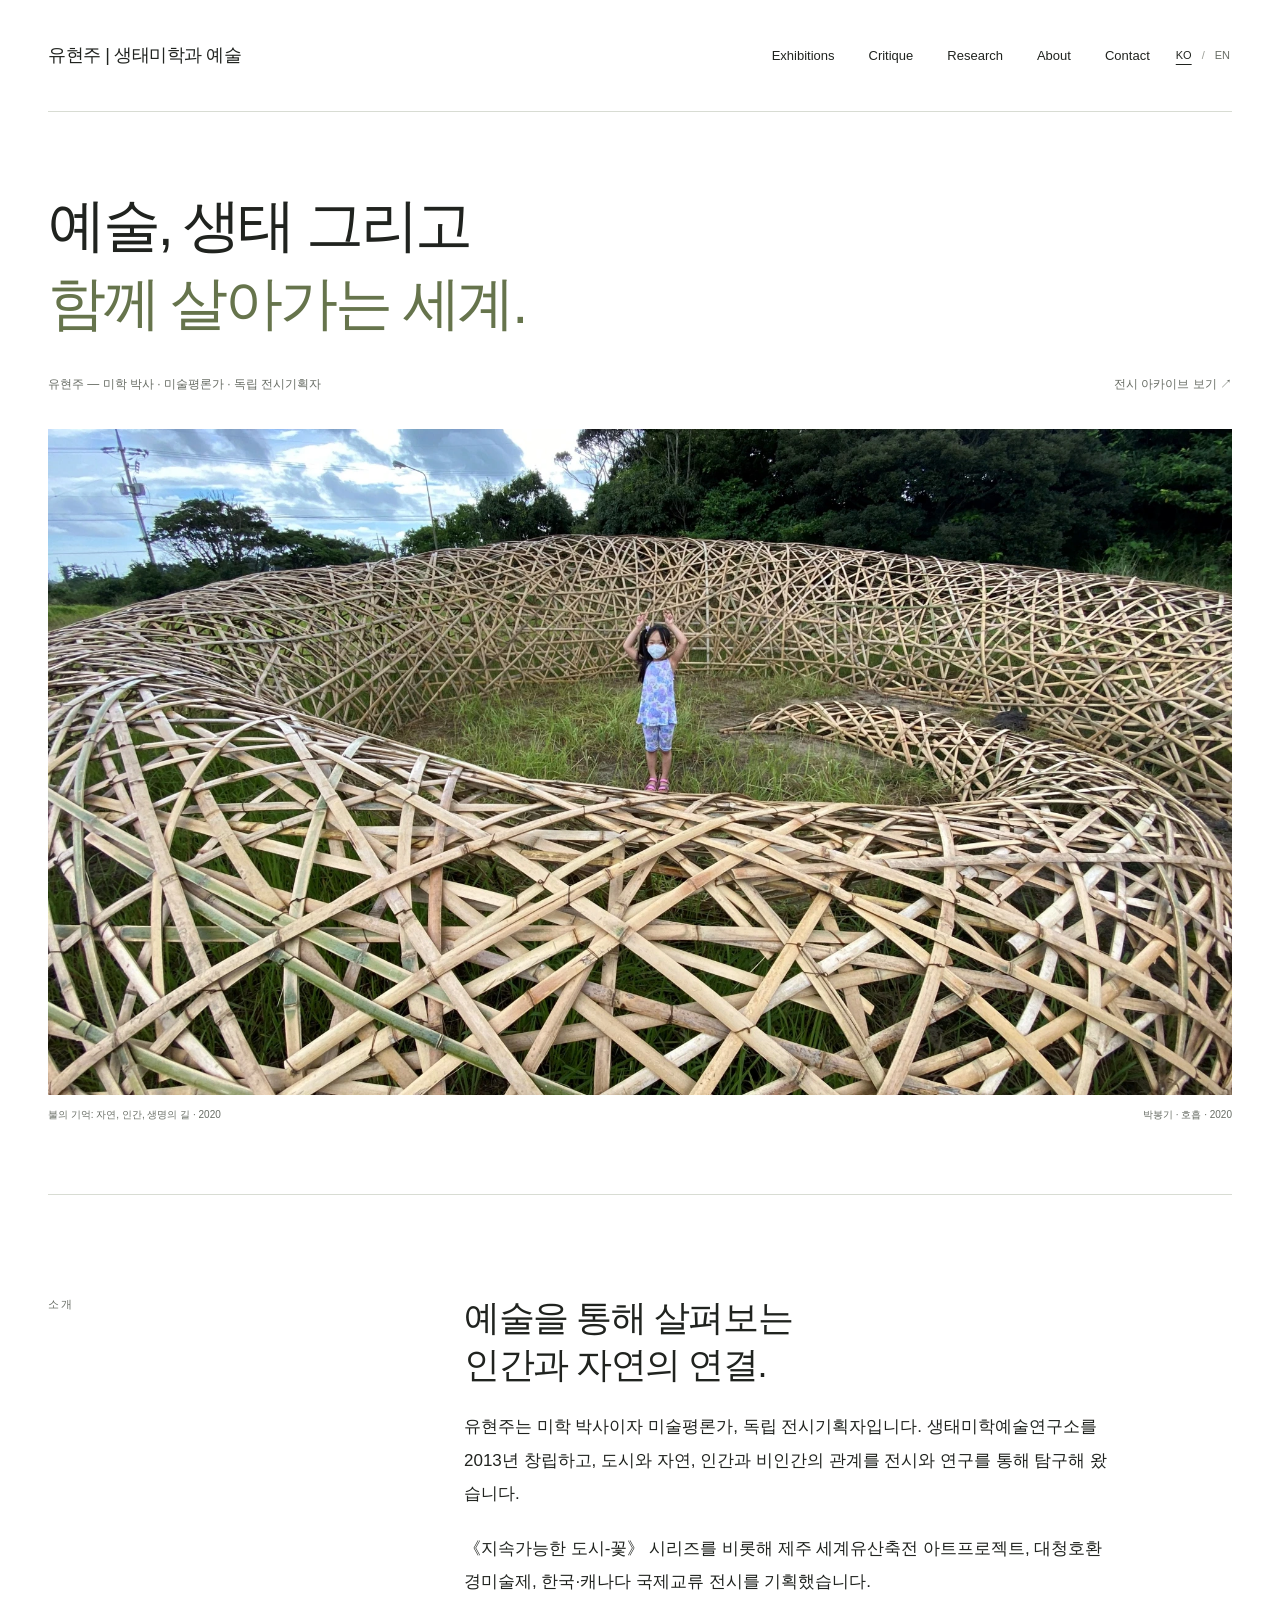
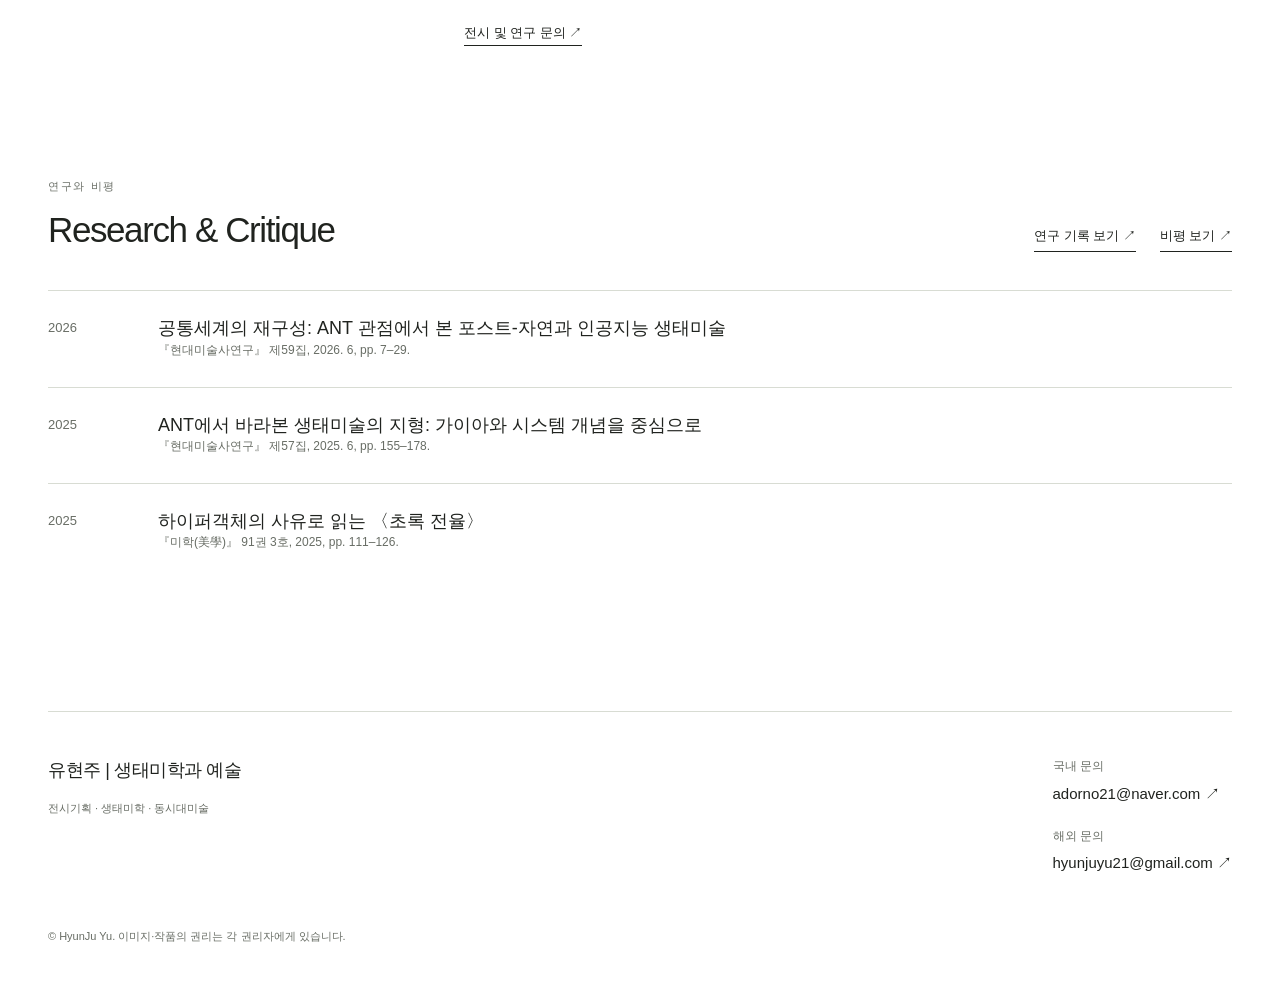
<file: index.html>
<!doctype html><html lang="ko">
<head>
<meta charset="utf-8">
<link rel="icon" href="images/favicon.svg" type="image/svg+xml">
<meta name="viewport" content="width=device-width, initial-scale=1">
<title>유현주 | 생태미학과 예술</title>
<meta name="description" content="유현주 미술평론가와 독립 전시기획자의 전시, 생태미학 연구 및 저술 아카이브.">
<link rel="stylesheet" href="css/common.css?v=20261109-1">
<link rel="stylesheet" href="css/style.css?v=20261109-1">
<link rel="stylesheet" href="css/responsive.css?v=20261109-1">
<script defer src="js/router.js?v=20261109-1"></script>
<script defer src="js/data.js?v=20261109-1"></script>
<script defer src="js/translations.js?v=20261109-1"></script>
<script defer src="js/i18n.js?v=20261109-1"></script>
<script defer src="js/main.js?v=20261109-1"></script>
<script defer src="js/exhibitions.js?v=20261109-1"></script>
</head>
<body><a class="skip" href="#main" data-i18n="skip">본문으로 건너뛰기</a>
<header class="site-header wrap"><a class="brand" href="index.html">유현주 | 생태미학과 예술</a><button class="menu-toggle" aria-expanded="false" aria-controls="navigation" data-i18n="menu">메뉴</button><nav id="navigation" aria-label="주 메뉴"><a href="index.html?page=exhibitions">Exhibitions</a><a href="index.html?page=critique">Critique</a><a href="index.html?page=research">Research</a><a href="index.html?page=about">About</a><a href="index.html?page=contact">Contact</a></nav><div class="language-switch" role="group" aria-label="언어 선택"><a href="?lang=ko" data-language="ko" lang="ko" aria-label="한국어">KO</a><span aria-hidden="true">/</span><a href="?lang=en" data-language="en" lang="en" aria-label="English">EN</a></div>
</header>
<main id="main">
<section class="intro wrap"><h1 data-i18n="hero">예술, 생태 그리고<br><span>함께 살아가는 세계.</span></h1><div class="intro-bottom"><p data-i18n="role">유현주 — 미학 박사 · 미술평론가 · 독립 전시기획자</p><a href="index.html?page=exhibitions" data-i18n="browse">전시 아카이브 보기 ↗</a></div>
</section><figure class="hero wrap"><img src="images/banner/main-banner.webp" width="1920" height="1080" alt="제주 야외에 원형으로 펼쳐진 박봉기의 설치작품 호흡"><figcaption><span data-i18n="bannerTitle">불의 기억: 자연, 인간, 생명의 길 · 2020</span><span data-i18n="bannerCredit">박봉기 · 호흡 · 2020</span></figcaption></figure>
<section class="section wrap about-section"><div class="about-layout"><p class="eyebrow" data-i18n="aboutCuratorLabel">소개</p><div><h2 data-i18n="aboutHeading">예술을 통해 살펴보는<br>인간과 자연의 연결.</h2><p class="body-copy" data-i18n="bio1">유현주는 미학 박사이자 미술평론가, 독립 전시기획자입니다. 생태미학예술연구소를 2013년 창립하고, 도시와 자연, 인간과 비인간의 관계를 전시와 연구를 통해 탐구해 왔습니다.</p><p class="body-copy" data-i18n="bio2">《지속가능한 도시-꽃》 시리즈를 비롯해 제주 세계유산축전 아트프로젝트, 대청호환경미술제, 한국·캐나다 국제교류 전시를 기획했습니다.</p><a class="text-link" href="index.html?page=contact" data-i18n="contact">전시 및 연구 문의 ↗</a></div></div>
</section>
<section class="section wrap"><div class="section-head"><div><p class="eyebrow" data-i18n="homeResearchLabel">연구와 비평</p><h2 data-i18n="homeResearchHeading">Research & Critique</h2></div><div class="section-links"><a class="text-link" href="index.html?page=research" data-i18n="viewResearch">연구 기록 보기 ↗</a><a class="text-link" href="index.html?page=critique" data-i18n="viewCritique">비평 보기 ↗</a></div></div><div data-research data-limit="3"></div>
</section>
<noscript><p class="wrap note">전시 목록·언어 전환을 이용하려면 JavaScript를 활성화해 주세요. Enable JavaScript for the archive and language switch. Contact: adorno21@naver.com</p></noscript>
</main>
<footer class="wrap"><div><a class="brand" href="index.html">유현주 | 생태미학과 예술</a><p data-i18n="footerPractice">전시기획 · 생태미학 · 동시대미술</p></div><div class="contact-emails"><div><p data-i18n="domesticEnquiries">국내 문의</p><a href="mailto:adorno21@naver.com">adorno21@naver.com ↗</a></div><div><p data-i18n="internationalEnquiries">해외 문의</p><a href="mailto:hyunjuyu21@gmail.com">hyunjuyu21@gmail.com ↗</a></div></div><small data-i18n="rights">© HyunJu Yu. 이미지·작품의 권리는 각 권리자에게 있습니다.</small>
</footer>
<template id="view-exhibitions">
<section class="section wrap page-start"><p class="eyebrow">EXHIBITION ARCHIVE</p><h1>Exhibitions<span class="count">09</span></h1><p class="lead" data-i18n="archiveIntro">주요 전시 기획</p><div class="filters"><label for="year" data-i18n="year">연도</label><select id="year"><option value="all" data-i18n="allYears">전체 연도</option></select><p id="result-count" role="status" aria-live="polite"></p></div><div class="grid" data-exhibitions></div><section class="archive-group" id="curatorialRecords"><h2 data-i18n="curatorialHeading">주요 전시 기획</h2><div data-collection="curatorialRecords"></div></section>
</section>
</template>
<template id="view-exhibition">
<article class="section wrap page-start" id="exhibition-detail"></article><dialog id="lightbox" aria-label="전시 이미지 크게 보기"><button class="close" aria-label="이미지 닫기" data-i18n="close">닫기 ×</button><img alt=""><p></p></dialog>
</template>
<template id="view-about">
<section class="section wrap page-start"><p class="eyebrow">HyunJu Yu</p><h1>About</h1><div class="about-layout"><p class="eyebrow" data-i18n="aboutCuratorLabel">소개</p><div><h2 data-i18n="aboutHeading">예술을 통해 살펴보는<br>인간과 자연의 연결.</h2><p class="body-copy" data-i18n="bio1">유현주는 미학 박사이자 미술평론가, 독립 전시기획자입니다. 생태미학예술연구소를 2013년 창립하고, 도시와 자연, 인간과 비인간의 관계를 전시와 연구를 통해 탐구해 왔습니다.</p><p class="body-copy" data-i18n="bio2">《지속가능한 도시-꽃》 시리즈를 비롯해 제주 세계유산축전 아트프로젝트, 대청호환경미술제, 한국·캐나다 국제교류 전시를 기획했습니다.</p><a class="text-link" href="index.html?page=contact" data-i18n="contact">전시 및 연구 문의 ↗</a></div></div><div class="credentials"><section class="profile-record"><h2 data-i18n="personalHeading">프로필</h2><dl class="profile-details"><dt data-i18n="profileLabel-name">성명</dt><dd><span data-i18n="profileValue-name">유현주 (HyunJu Yu)</span><small class="published-as">Also published as: Yu HyunJu, Yu Hyunju</small></dd><dt data-i18n="profileLabel-email">이메일</dt><dd data-i18n="profileValue-email">adorno21@naver.com / hyunjuyu21@gmail.com</dd><dt data-i18n="profileLabel-position">소속·직함</dt><dd data-i18n="profileValue-position">한남대학교 인문과학연구소 연구교수 · 생태미학예술연구소 소장 · 미술평론가 · 독립 전시기획자</dd><dt data-i18n="degreeLabel">학위</dt><dd data-i18n="degreeValue">미학 박사</dd><dt data-i18n="profileLabel-fields">연구 분야</dt><dd data-i18n="profileValue-fields">생태미학, 행위자-네트워크 이론(ANT), 신유물론</dd></dl></section><h2 data-i18n="educationHeading">학력</h2><p data-i18n="education-phd">2009　홍익대학교 미학과 박사 · 논문: 「아도르노 미학에서의 기술(Technik)」</p><p data-i18n="education-ma">1996　홍익대학교 미학과 석사</p><p data-i18n="education-ba">1991　한남대학교 영어영문학과 학사</p><h2 data-i18n="practiceHeading">주요 경력</h2><p data-i18n="resume-career-0">2023–2026　이응노미술관 연구소 연구위원 역임</p><p data-i18n="resume-career-1">2022.07–현재　한남대학교 인문과학연구소 연구교수</p><p data-i18n="resume-career-2">2013–현재　생태미학예술연구소 소장 (2013 창립)</p><h2 data-i18n="teachingHeading">강의 경력</h2><p data-i18n="practice-05">2023년 자료 기준 현재(1999.09~)　한남대학교 미술대학 강사</p><p data-i18n="practice-30">2017–2018　창원대학교 미술대학 대학원, 한남대학교 회화과 및 교양대학 강의</p><p data-i18n="practice-35">2014.09–12　공주대학교 미술교육과 강사</p><p data-i18n="practice-36">2013.09–2014.12　상명대학교 조형예술학부 강사</p><p data-i18n="practice-46">2009.09–2011.06　홍익대학교 예술학과 및 예술기획학과 대학원 강사</p><p data-i18n="practice-49">2004–2005　목원대학교 미술대학 겸임교수</p><small data-i18n="careerSource">현직·학력·주요 경력은 2026 국문 이력서 기준이며, 강의 경력은 기존 포트폴리오 기록을 함께 정리했습니다.</small></div>
</section>
</template>
<template id="view-research"><section class="section wrap page-start"><p class="eyebrow">TEXTS & IDEAS</p><h1>Research</h1><p class="lead" data-i18n="researchIntro">생태미학과 동시대미술을 잇는 연구·저술·학술활동.</p><nav class="archive-index" aria-label="Research sections"><a href="#videos" data-i18n="videosHeading">영상</a><a href="#seminars" data-i18n="seminarsHeading">세미나·학술행사</a><a href="#researchProjects" data-i18n="projectsHeading">연구·비평 사업</a><a href="#books" data-i18n="booksHeading">저서</a><a href="#papers" data-i18n="papersHeading">주요 논문</a></nav><section class="archive-group research-video" id="videos"><h2 data-i18n="videosHeading">영상</h2><article class="video-entry"><div class="video-frame"><iframe src="https://www.youtube-nocookie.com/embed/IdsJvhf70nA" title="국제 생태 예술 세미나 / International Ecological Art Seminar" loading="lazy" allow="accelerometer; autoplay; clipboard-write; encrypted-media; gyroscope; picture-in-picture; web-share" allowfullscreen referrerpolicy="strict-origin-when-cross-origin"></iframe></div><div class="video-caption"><div><h3 data-i18n="seminarVideoTitle">국제 생태 예술 세미나</h3><p>International Ecological Art Seminar · 28:22</p></div><a class="text-link" href="https://youtu.be/IdsJvhf70nA" target="_blank" rel="noopener noreferrer" data-i18n="watchVideo">YouTube에서 보기 ↗</a></div></article><article class="video-entry" id="arko-symposium-video"><div class="video-frame"><iframe src="https://www.youtube-nocookie.com/embed/u0A6w5t5I8g?start=373" title="온라인 국제 심포지엄 2021 아르코 융복합 페스티벌 《횡단하는 물질의 세계》 연계 행사 모더레이터" data-video-title="arkoSymposiumVideoTitle" loading="lazy" allow="accelerometer; autoplay; clipboard-write; encrypted-media; gyroscope; picture-in-picture; web-share" allowfullscreen referrerpolicy="strict-origin-when-cross-origin"></iframe></div><div class="video-caption"><div><h3 data-i18n="arkoSymposiumVideoTitle">온라인 국제 심포지엄 2021 아르코 융복합 페스티벌 《횡단하는 물질의 세계》 연계 행사 모더레이터</h3><p data-i18n="arkoSymposiumVideoMeta">2021 · 모더레이터 · 6분 13초부터 재생</p></div><a class="text-link" href="https://www.youtube.com/watch?v=u0A6w5t5I8g&amp;t=373s" target="_blank" rel="noopener noreferrer" data-i18n="watchVideo">YouTube에서 보기 ↗</a></div></article></section><section class="archive-group" id="seminars"><h2 data-i18n="seminarsHeading">세미나·학술행사</h2><div data-collection="seminars"></div></section><section class="archive-group" id="researchProjects"><h2 data-i18n="projectsHeading">연구·비평 사업</h2><div data-collection="researchProjects"></div></section><section class="archive-group" id="books"><h2 data-i18n="booksHeading">저서</h2><div data-collection="books"></div></section><section class="archive-group" id="papers"><h2 data-i18n="papersHeading">주요 논문</h2><div data-research></div></section><p class="archive-caption" data-i18n="referenceTitles">영문 제목은 참고용 번역입니다.</p></section></template>
<template id="view-reading"><article class="section wrap page-start reading-view" id="reading-view"></article></template>
<template id="view-critique"><section class="section wrap page-start"><p class="eyebrow">CRITICAL WRITING</p><h1>Critique</h1><p class="lead" data-i18n="critiqueIntro">주요 비평</p><div class="filters"><label for="critique-year" data-i18n="year">연도</label><select id="critique-year"><option value="all" data-i18n="allYears">전체 연도</option></select><p id="critique-count" role="status" aria-live="polite"></p></div><div class="critique-list" data-critiques></div></section></template>
<template id="view-contact"><section class="section wrap page-start contact-page"><p class="eyebrow" data-i18n="contactEyebrow">문의</p><h1>Contact</h1><p class="lead" data-i18n="contactIntro">전시 기획, 비평 및 연구 관련 문의를 받습니다.</p><div class="contact-emails"><div><p data-i18n="domesticEnquiries">국내 문의</p><a href="mailto:adorno21@naver.com">adorno21@naver.com ↗</a></div><div><p data-i18n="internationalEnquiries">해외 문의</p><a href="mailto:hyunjuyu21@gmail.com">hyunjuyu21@gmail.com ↗</a></div></div></section></template>
</body></html>
</file>
<file: css/common.css>
:root{--ink:#20231f;--muted:#686d65;--line:#d8dcd3;--accent:#66744c;--paper:#fff}*{box-sizing:border-box}html{scroll-behavior:smooth;scroll-padding-top:30px}body{margin:0;background:var(--paper);color:var(--ink);font-family:Arial,'Apple SD Gothic Neo','Malgun Gothic',sans-serif;font-size:15px;line-height:1.65}a{color:inherit;text-decoration:none}button,select{font:inherit;color:inherit}button,a,select{-webkit-tap-highlight-color:transparent}a:focus-visible,button:focus-visible,select:focus-visible{outline:2px solid var(--accent);outline-offset:5px}img{display:block;width:100%;height:auto}figure,h1,h2,h3,p{margin:0}button{cursor:pointer}h1,h2,h3{font-weight:400;line-height:1.3;word-break:keep-all}.wrap{width:calc(100% - 96px);max-width:1280px;margin-inline:auto}.eyebrow{font-size:11px;letter-spacing:.15em;margin-bottom:22px;color:var(--muted)}.skip{position:fixed;top:-100px;left:16px;background:white;padding:12px;z-index:100}.skip:focus{top:12px}.text-link{font-size:13px;border-bottom:1px solid var(--ink);padding-bottom:5px}.note{padding:24px;background:#f4f5f0;font-size:14px;margin-top:40px;color:#53594c}.lead{color:var(--muted);margin-top:24px}.body-copy{font-size:17px;line-height:1.95;max-width:650px;margin:22px 0}.section{padding-top:100px;padding-bottom:32px}.page-start{padding-top:70px;min-height:65vh}.page-start>h1{font-size:58px}.site-header{display:flex;align-items:center;justify-content:space-between;height:112px;border-bottom:1px solid var(--line)}.brand{font-size:24px;letter-spacing:-.04em;line-height:1.3}.brand span{display:block;font-size:10px;letter-spacing:.13em;margin-top:3px}.site-header nav{display:flex;gap:34px;font-size:13px}.site-header nav a[aria-current]{color:var(--accent);text-decoration:underline;text-underline-offset:7px}.menu-toggle{display:none}footer{border-top:1px solid var(--line);margin-top:100px!important;padding:45px 0;display:grid;grid-template-columns:1fr auto;gap:36px}footer p,footer small{font-size:11px;color:var(--muted);margin-top:15px}footer small{grid-column:1/-1}
/* Language selection stays visible when the mobile menu is collapsed. */
.site-header{gap:24px}.site-header nav{margin-left:auto}.language-switch{display:flex;align-items:center;gap:8px;font-size:11px;white-space:nowrap}.language-switch span{color:#9b9e97}.language-switch a{padding:8px 2px;color:var(--muted)}.language-switch a[aria-current]{color:var(--ink);text-decoration:underline;text-underline-offset:5px}
html[lang="en"] .intro h1{letter-spacing:-.045em}html[lang="en"] .about-layout h2{max-width:720px}html[lang="en"] .card h3{overflow-wrap:anywhere}html[lang="en"] .detail-head h1{overflow-wrap:anywhere}

.translation-note{font-size:12px;color:var(--muted);margin-top:20px}
</file>
<file: css/style.css>
.intro{padding:75px 0 35px}.intro h1{font-size:clamp(38px,4.5vw,64px);letter-spacing:-.055em;line-height:1.35}.intro h1 span{color:var(--accent)}.intro-bottom{display:flex;justify-content:space-between;align-items:end;margin-top:32px;font-size:12px;color:var(--muted)}.hero img{aspect-ratio:16/9;object-fit:cover}.hero figcaption{display:flex;justify-content:space-between;gap:12px;font-size:10px;color:var(--muted);margin-top:12px}.section-head{display:flex;justify-content:space-between;align-items:end;margin-bottom:38px}.section-head h2{font-size:35px;letter-spacing:-.04em}.section-head .eyebrow{margin-bottom:12px}.grid{display:grid;grid-template-columns:repeat(3,minmax(0,1fr));column-gap:32px;row-gap:50px}.card-image{overflow:hidden;background:#f2f2ee;aspect-ratio:1}.card-image img{aspect-ratio:1;object-fit:cover;transition:transform .45s}.card a:hover img{transform:scale(1.03)}.card h3{font-size:16px;margin-top:17px}.card p{font-size:12px;margin-top:6px;color:var(--muted)}.card a{display:block}.about-section{margin-top:70px;border-top:1px solid var(--line)}.about-layout{display:grid;grid-template-columns:1fr 2fr;gap:32px}.about-layout h2{font-size:36px;letter-spacing:-.04em}.research-row{display:grid;grid-template-columns:85px 1fr auto;gap:25px;border-top:1px solid var(--line);padding:26px 0}.research-row h3{font-size:18px}.research-row p,.research-row small{font-size:12px;color:var(--muted)}.research-row .year{font-size:13px}.count{font-size:14px;vertical-align:top;margin-left:15px;color:var(--muted)}.filters{display:flex;align-items:center;gap:14px;margin:48px 0 35px;font-size:13px}.filters select{border:1px solid var(--line);background:white;padding:9px 28px 9px 12px}.filters p{margin-left:auto;color:var(--muted)}.detail-head{margin:45px 0;max-width:900px}.detail-head h1{font-size:46px}.detail-head .subtitle{font-size:20px;color:var(--muted);margin-top:15px}.detail-info{display:grid;grid-template-columns:1fr 2fr;gap:50px;margin:50px 0}.detail-info dl{margin:0;font-size:13px}.detail-info dt{color:var(--muted);margin-top:16px}.detail-info dd{margin:3px 0 0}.detail-info .body-copy{margin-top:10px}.gallery{display:grid;grid-template-columns:1fr 1fr;gap:32px}.gallery button{padding:0;border:0;background:#f3f3ef;align-self:start}.gallery img{max-height:700px;object-fit:contain}.image-hint{font-size:12px;color:var(--muted);margin-bottom:20px}.detail-nav{display:flex;justify-content:space-between;border-top:1px solid var(--line);padding-top:30px;margin-top:50px;gap:25px}.credentials{margin:70px 0 0 34%;}.credentials h2{font-size:24px;margin:35px 0 20px}.credentials p{margin-bottom:12px}.credentials small{color:var(--muted)}.page-start>.about-layout{margin-top:65px}dialog{border:0;padding:55px 25px 20px;background:#f8f8f5;max-width:95vw;width:1100px;max-height:95vh}dialog::backdrop{background:#111d}dialog img{max-height:75vh;object-fit:contain}dialog p{text-align:center;font-size:12px;margin-top:10px}.close{position:absolute;right:20px;top:13px;background:none;border:0;padding:6px}.empty{grid-column:1/-1;padding:50px 0}
/* CV archives use the same typography, white space and thin rules as the site. */
.profile-record{margin-bottom:48px}.profile-details{display:grid;grid-template-columns:100px minmax(0,1fr);gap:16px 28px;margin:0}.profile-details dt{color:var(--muted);font-size:13px}.profile-details dd{margin:0;overflow-wrap:anywhere}.credentials{line-height:1.85}.credentials>h2{margin-top:52px}.credentials>p{margin-bottom:18px}.archive-group{margin-top:76px;scroll-margin-top:32px}.archive-group>h2{font-size:27px;letter-spacing:-.025em;margin-bottom:28px}.archive-group .research-row{grid-template-columns:104px minmax(0,1fr);gap:24px;padding:27px 0}.archive-group .research-row h3{line-height:1.6;font-size:17px}.archive-group .research-row p{line-height:1.8;margin-top:7px}.archive-group .research-row .year{margin-top:3px;font-size:13px;overflow-wrap:anywhere}.archive-index{display:flex;flex-wrap:wrap;gap:12px 28px;margin-top:38px;padding:22px 0;border-top:1px solid var(--line);border-bottom:1px solid var(--line);font-size:13px;color:var(--muted)}.archive-index a:hover{text-decoration:underline;text-underline-offset:5px}.archive-caption{font-size:12px;color:var(--muted);margin-top:36px}.archive-empty{margin-top:64px;border-top:1px solid var(--line);padding:36px 0;color:var(--muted);font-size:15px}

/* Smaller original-aspect images, with the City–Flower editions kept together. */
.exhibition-group+.exhibition-group{margin-top:72px}.exhibition-group>h2{font-size:24px;margin-bottom:32px}.compact-exhibitions .card{width:66.6667%}.compact-exhibitions .card-image{background:transparent}.compact-exhibitions .card-image img{width:100%;height:100%;object-fit:contain}.compact-exhibitions .card h3{font-size:15px}.compact-exhibitions{row-gap:36px}

.brand{font-size:18px;letter-spacing:-.025em;line-height:1.45}.site-header>.brand{min-width:0;max-width:340px}.site-header nav,.language-switch{flex-shrink:0}.research-video{max-width:880px}.video-frame{aspect-ratio:16/9;background:#f3f3ef}.video-frame iframe{width:100%;height:100%;border:0;display:block}.video-caption{display:flex;justify-content:space-between;align-items:start;gap:24px;padding:22px 0;border-bottom:1px solid var(--line)}.video-caption h3{font-size:18px}.video-caption p{font-size:12px;color:var(--muted);margin-top:8px}.video-caption .text-link{white-space:nowrap}

.critique-list{border-bottom:1px solid var(--line)}.critique-row{grid-template-columns:85px minmax(0,1fr);align-items:baseline}.critique-row h2{font-size:18px;line-height:1.7}.critique-row a:hover{text-decoration:underline;text-underline-offset:5px}.external-arrow{font-size:13px;color:var(--muted);white-space:nowrap}

.reading-view{max-width:960px}.reading-view .detail-head h1{font-size:clamp(26px,3vw,40px)}.reading-pages{display:grid;gap:44px}.reading-page{border-top:1px solid var(--line);padding-top:24px}.reading-page>img{width:100%;height:auto}.reading-page figcaption{font-size:12px;color:var(--muted);text-align:center;margin-top:12px}.reading-text{font-size:13px;color:var(--muted);margin-top:16px}.reading-text summary{cursor:pointer}.reading-text p{white-space:pre-wrap;line-height:1.9;margin-top:16px}

.gallery figure{min-width:0}.gallery figure>button{display:block;width:100%}.gallery figcaption{font-size:12px;line-height:1.7;color:var(--muted);margin-top:12px;overflow-wrap:anywhere}

.research-row h3 a:hover{text-decoration:underline;text-underline-offset:5px}.research-links{display:flex;flex-wrap:wrap;gap:10px 24px;margin-top:16px}.research-links a{font-size:12px;line-height:1.8;color:var(--muted);text-decoration:underline;text-underline-offset:4px}.research-links a:hover{color:var(--ink)}

.city-flower-gallery figcaption,.city-flower-lightbox p{font-size:16px}

/* Contact uses the same open archive layout and typography. */
.contact-emails{display:grid;gap:20px}.contact-emails p{font-size:12px;color:var(--muted);margin:0 0 5px}.contact-emails a{overflow-wrap:anywhere}.contact-emails a:hover{text-decoration:underline;text-underline-offset:5px}.contact-page .contact-emails{max-width:760px;margin-top:55px;gap:0}.contact-page .contact-emails>div{border-top:1px solid var(--line);padding:28px 0}.contact-page .contact-emails a{font-size:clamp(20px,3vw,32px)}.section-links{display:flex;flex-wrap:wrap;gap:16px 24px}

.video-entry+.video-entry{margin-top:48px}

.profile-details .published-as{display:block;margin-top:6px;font-size:12px;line-height:1.6;color:#41463d}

/* Discourage direct image saving while retaining readable alt text and zoom. */
.reading-image{position:relative;-webkit-touch-callout:none;user-select:none;-webkit-user-select:none}
.reading-image img{width:100%;height:auto;-webkit-user-drag:none}
.reading-image-shield{position:absolute;inset:0;display:block}
.reading-print-notice{display:none}
@media print{
  body.reading-document .site-header,body.reading-document footer,body.reading-document .skip,
  body.reading-document #reading-view>:not(.reading-print-notice){display:none!important}
  body.reading-document #reading-view{margin:0;padding:0;min-height:0}
  body.reading-document .reading-print-notice{display:block!important;color:#20231f;font-size:14pt}
}
</file>
<file: css/responsive.css>
@media(min-width:1600px){.wrap{width:1280px}}@media(max-width:1000px){.wrap{width:calc(100% - 64px)}.grid{grid-template-columns:repeat(2,minmax(0,1fr))}.site-header nav{gap:22px}.intro{padding-top:60px}.section{padding-top:75px}.about-layout{grid-template-columns:1fr 2.2fr}.about-layout h2{font-size:30px}.research-row{grid-template-columns:60px 1fr}.research-row small{grid-column:2}.credentials{margin-left:0}}@media(max-width:600px){.wrap{width:calc(100% - 40px)}.site-header{height:88px;position:relative}.brand{font-size:22px}.menu-toggle{display:block;background:none;border:1px solid var(--line);padding:6px 12px;font-size:12px}.site-header nav{display:none;position:absolute;top:87px;left:-20px;right:-20px;background:white;z-index:10;padding:25px;box-shadow:0 10px 15px #0001}.site-header nav.open{display:flex;flex-direction:column}.intro{padding-top:44px}.intro h1{font-size:37px}.intro-bottom{display:block;margin-top:25px}.intro-bottom a{display:inline-block;margin-top:15px}.hero{width:100%}.hero figcaption{padding-inline:20px;display:block}.hero figcaption span{display:block}.section{padding-top:65px}.section-head{gap:20px;align-items:start}.section-head h2{font-size:26px}.section-head .text-link{font-size:11px;white-space:nowrap}.grid{grid-template-columns:1fr;row-gap:35px}.about-layout,.detail-info,.gallery{grid-template-columns:1fr;gap:25px}.about-layout h2{font-size:30px}.body-copy{font-size:16px}.page-start>h1{font-size:40px}.detail-head h1{font-size:32px}.research-row{gap:12px;grid-template-columns:45px 1fr}.research-row h3{font-size:16px}.filters{flex-wrap:wrap;margin-top:30px}.filters p{font-size:12px}footer{grid-template-columns:1fr;gap:20px;margin-top:65px!important}.detail-nav{font-size:12px}.about-section{margin-top:45px}.hero img{aspect-ratio:16/9}}@media(prefers-reduced-motion:reduce){html{scroll-behavior:auto}*,*::before,*::after{transition:none!important}}
@media(max-width:1000px){.site-header{gap:18px}.site-header nav{gap:18px}}@media(max-width:600px){.site-header{gap:14px}.menu-toggle{margin-left:auto}.language-switch{gap:6px;font-size:10px}.site-header nav{margin-left:0}html[lang="en"] .brand{font-size:20px}html[lang="en"] .brand span{font-size:8px}html[lang="en"] .intro h1{font-size:36px}html[lang="en"] .section-head{flex-wrap:wrap}html[lang="en"] .detail-nav{flex-direction:column}html[lang="en"] .research-row h3{overflow-wrap:anywhere}}
@media(min-width:601px) and (max-width:820px){.site-header{gap:14px}.site-header nav{gap:13px;font-size:12px}.site-header .brand{font-size:21px}.site-header .brand span{font-size:9px}}@media(max-width:600px){.profile-details{grid-template-columns:78px minmax(0,1fr);gap:14px 18px}.archive-group{margin-top:54px}.archive-group>h2{font-size:24px;margin-bottom:24px}.archive-group .research-row{grid-template-columns:74px minmax(0,1fr);gap:16px;padding:23px 0}.archive-group .research-row h3{font-size:16px}.archive-group .research-row .year{font-size:12px}.archive-index{gap:12px 22px}.credentials>h2{margin-top:42px}}

@media(max-width:1000px){.site-header>.brand{font-size:16px;flex:1}}@media(max-width:600px){.site-header>.brand,html[lang="en"] .site-header>.brand{font-size:15px}.video-caption{flex-direction:column;gap:18px}.video-caption h3{font-size:17px}footer .brand{font-size:18px}}

@media(max-width:600px){.critique-row{grid-template-columns:45px minmax(0,1fr)}.critique-row h2{font-size:16px}}
</file>
